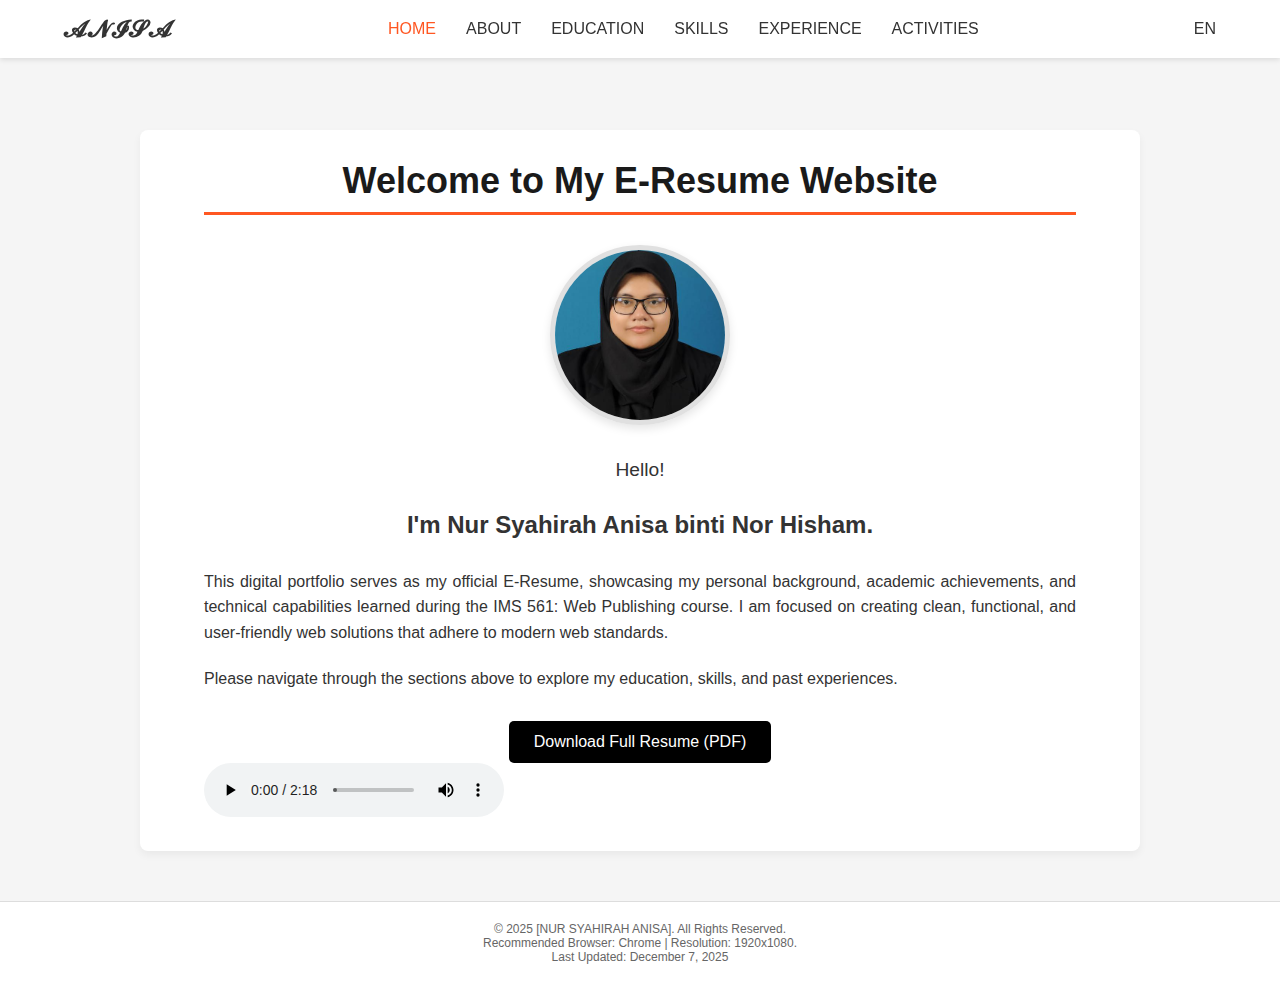
<file: index.html>
<!DOCTYPE html>
<html lang="en">
<head>
    <meta charset="UTF-8">
    <meta name="viewport" content="width=device-width, initial-scale=1.0">
    <title>HOME</title>
    <link rel="stylesheet" href="style.css">
</head>
<body>

    <header class="main-header">
        <div class="logo">𝓐𝓝𝓘𝓢𝓐</div>
        <nav class="main-nav">
            <ul>
                <li><a href="index.html" class="active">HOME</a></li>
                <li><a href="about.html">ABOUT</a></li>
                <li><a href="education.html">EDUCATION</a></li>
                <li><a href="skills.html">SKILLS</a></li>
                <li><a href="experience.html">EXPERIENCE</a></li>
                <li><a href="activities.html">ACTIVITIES</a></li>
            </ul>
        </nav>
        <div class="language-select">EN</div>
    </header>

    <main class="main-content-area">
        <h1><center>Welcome to My E-Resume Website</center></h1>
        
        <div style="text-align: center; margin-bottom: 30px;">
            <img src="ANISA.jpg" alt="Professional portrait of Syahirah Anisa" class="profile-photo" style="width: 180px; height: 180px;">
        </div>

        <p class="greeting" style="font-size: 1.2em; text-align: center;">Hello!</p>
        <h2 style="text-align: center; margin-bottom: 30px;">I'm Nur Syahirah Anisa binti Nor Hisham.</h2>
        
        <p class="description" style="text-align: justify;">
            This digital portfolio serves as my official E-Resume, showcasing my personal background, academic achievements, and technical capabilities learned during the IMS 561: Web Publishing course. I am focused on creating clean, functional, and user-friendly web solutions that adhere to modern web standards.
        </p>
        
        <p style="text-align: justify;">
            Please navigate through the sections above to explore my education, skills, and past experiences.
        </p>

        <div style="text-align: center; margin-top: 30px;">
            <a href="resume.pdf" target="_blank" class="download-btn">Download Full Resume (PDF)</a>
        </div>
           <div>
    <audio controls loop>
        <source src="bgc.m4a" type="audio/mpeg"> 
    </audio>
</div>
    </main>
    
    <footer class="site-footer">
        <div class="disclaimer">
            <p>&copy; 2025 [NUR  SYAHIRAH ANISA]. All Rights Reserved.</p>
            <p>Recommended Browser: Chrome | Resolution: 1920x1080.</p>
            <p>Last Updated: December 7, 2025</p>
        </div>
    </footer>

</body>
</html>
</file>
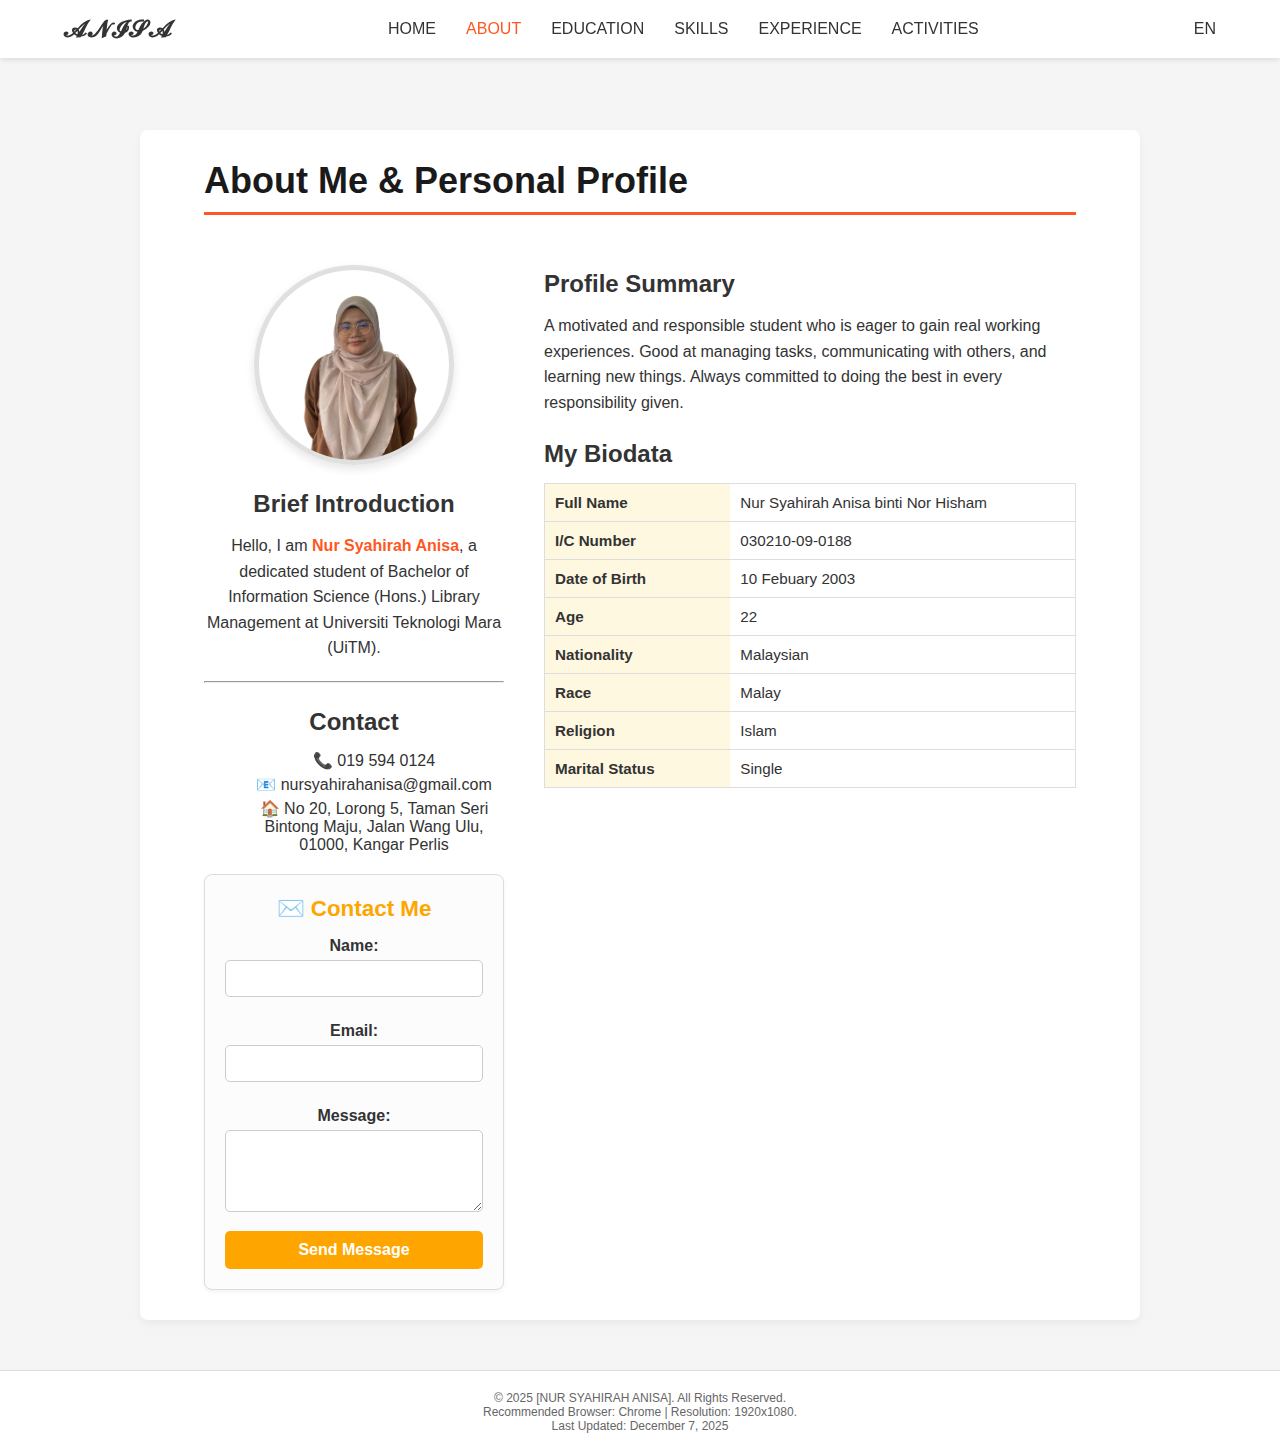
<file: about.html>
<!DOCTYPE html>
<html lang="en">
<head>
    <meta charset="UTF-8">
    <meta name="viewport" content="width=device-width, initial-scale=1.0">
    <title>ABOUT ME</title>
    <link rel="stylesheet" href="style.css">

    <style>
        :root {
            --accent-color: orange; 
            --light-background: #fff8e1; 
            --dark-text: #333;
        }

        .contact-form-box {
            margin-top: 20px;
            padding: 20px;
            border: 1px solid #ddd;
            border-radius: 8px;
            background-color: #fcfcfc;
            box-shadow: 0 2px 4px rgba(0, 0, 0, 0.05);
        }

        .contact-form-box h3 {
            color: var(--accent-color, orange);
            margin-bottom: 15px;
            text-align: center;
            font-size: 1.4em;
        }

        .contact-form label {
            display: block;
            margin-top: 10px;
            margin-bottom: 5px;
            font-weight: 600;
            color: var(--dark-text, #333);
        }

        .contact-form input[type="text"],
        .contact-form input[type="email"],
        .contact-form select,
        .contact-form textarea {
            width: 100%;
            padding: 10px;
            margin-bottom: 15px;
            border: 1px solid #ccc;
            border-radius: 5px;
            box-sizing: border-box;
        }

        .contact-form textarea {
            resize: vertical;
        }

        .submit-button {
            background-color: var(--accent-color, orange);
            color: white;
            padding: 10px 15px;
            border: none;
            border-radius: 5px;
            cursor: pointer;
            font-size: 1em;
            font-weight: 600;
            transition: background-color 0.3s;
            width: 100%;
        }

        .submit-button:hover {
            background-color: #ff8c00;
        }

        .biodata-table {
            width: 100%;
            border-collapse: collapse;
            margin-top: 15px;
            font-size: 0.95em;
        }

        .biodata-table th, .biodata-table td {
            padding: 10px;
            text-align: left;
            border-bottom: 1px solid #ddd;
        }

        .biodata-table th {
            background-color: var(--light-background, #fff8e1); 
            color: var(--dark-text, #333);
            width: 35%; 
            font-weight: 700;
        }

        .biodata-table tr:hover {
            background-color: #ffe0b2; 
        }
    </style>
</head>
<body>

    <header class="main-header">
        <div class="logo">𝓐𝓝𝓘𝓢𝓐</div>
        <nav class="main-nav">
            <ul>
                <li><a href="index.html">HOME</a></li>
                <li><a href="about.html"class="active">ABOUT</a></li>
                <li><a href="education.html">EDUCATION</a></li>
                <li><a href="skills.html">SKILLS</a></li>
                <li><a href="experience.html">EXPERIENCE</a></li>
                <li><a href="activities.html">ACTIVITIES</a></li> 
            </ul>
        </nav>
        <div class="language-select">EN</div>
    </header>

    <main class="main-content-area">
        <h1>About Me & Personal Profile</h1>
        
        <div class="about-flex">
            
            <div class="flex-left">
                <img src="anisa.png" alt="A professional portrait of Nur Syahirah Anisa" class="profile-photo">
                
                <h2>Brief Introduction</h2>
                <p>
                    Hello, I am <span class="highlight-text">Nur Syahirah Anisa</span>, a dedicated student of Bachelor of Information Science (Hons.) Library Management at Universiti Teknologi Mara (UiTM).
                </p> 

                <hr>

                <h2>Contact</h2>
                <ul style="list-style-type: none; padding: 0;">
                    <li style="margin-bottom: 5px;">📞 019 594 0124</li>
                    <li style="margin-bottom: 5px;">📧 nursyahirahanisa@gmail.com</li>
                    <li>🏠 No 20, Lorong 5, Taman Seri Bintong Maju, Jalan Wang Ulu, 01000, Kangar Perlis</li>
                </ul>

                <div class="contact-form-box"> 
                    <h3>✉️ Contact Me</h3>
                    <form action="mailto:nursyahirahanisa@gmail.com" method="POST" enctype="text/plain" class="contact-form">
                        <label for="name">Name:</label>
                        <input type="text" id="name" name="name" required>
                        
                        <label for="email">Email:</label>
                        <input type="email" id="email" name="email" required>
                        
                        <label for="message">Message:</label>
                        <textarea id="message" name="message" rows="4" required></textarea>
                        
                        <button type="submit" class="submit-button">Send Message</button>
                    </form>
                </div>
            </div>
            
            <div class="flex-right">
                
                <h2>Profile Summary</h2>
                <p>
                    A motivated and responsible student who is eager to gain real working experiences. Good at managing tasks, communicating with others, and learning new things. Always committed to doing the best in every responsibility given.
                </p>

                <h2>My Biodata</h2>
                <table class="biodata-table">
                    <tr>
                        <th>Full Name</th>
                        <td>Nur Syahirah Anisa binti Nor Hisham</td>
                    </tr>
                    <tr>
                        <th>I/C Number</th>
                        <td>030210-09-0188</td>
                    </tr>
                    <tr>
                        <th>Date of Birth</th>
                        <td>10 Febuary 2003</td>
                    </tr>
                    <tr>
                        <th>Age</th>
                        <td>22</td>
                    </tr>
                    <tr>
                        <th>Nationality</th>
                        <td>Malaysian</td>
                    </tr>
                    <tr>
                        <th>Race</th>
                        <td>Malay</td>
                    </tr>
                    <tr>
                        <th>Religion</th>
                        <td>Islam</td>
                    </tr>
                    <tr>
                        <th>Marital Status</th>
                        <td>Single</td>
                    </tr>
                </table>
            </div>
        </div>
        
    </main>

    <footer class="site-footer">
        <div class="disclaimer">
            <p>&copy; 2025 [NUR SYAHIRAH ANISA]. All Rights Reserved.</p>
            <p>Recommended Browser: Chrome | Resolution: 1920x1080.</p>
            <p>Last Updated: December 7, 2025</p>
        </div>
    </footer>

</body>
</html>
</file>
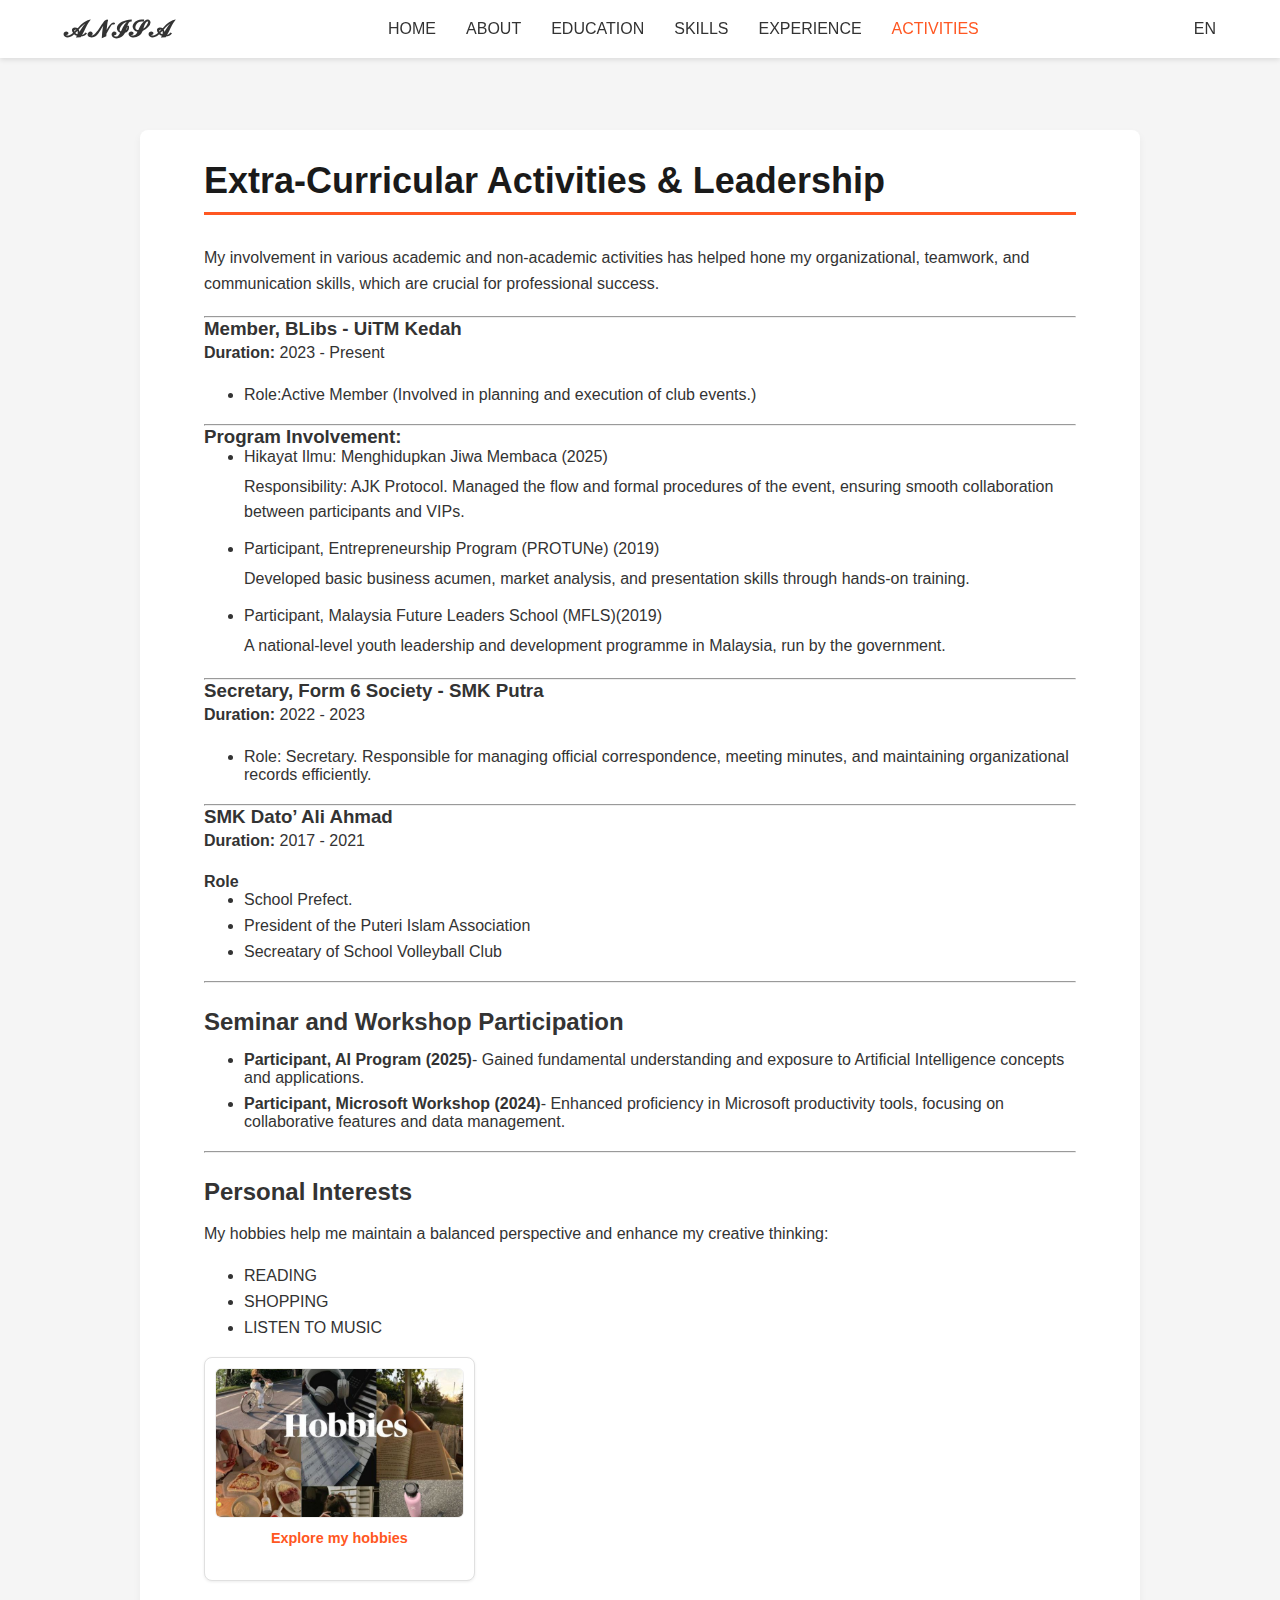
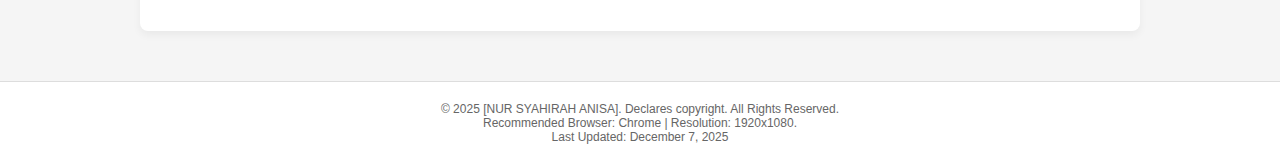
<file: activities.html>
<!DOCTYPE html>
<html lang="en">
<head>
    <meta charset="UTF-8">
    <meta name="viewport" content="width=device-width, initial-scale=1.0">
    <title>ACTIVITIES</title>
    <link rel="stylesheet" href="style.css">
</head>
<body>

    <header class="main-header">
        <div class="logo">𝓐𝓝𝓘𝓢𝓐</div>
        <nav class="main-nav">
            <ul>
                <li><a href="index.html">HOME</a></li>
                <li><a href="about.html">ABOUT</a></li>
                <li><a href="education.html">EDUCATION</a></li>
                <li><a href="skills.html">SKILLS</a></li>
                <li><a href="experience.html">EXPERIENCE</a></li>
                <li><a href="activities.html" class="active">ACTIVITIES</a></li>
            </ul>
        </nav>
        <div class="language-select">EN</div>
    </header>

     <main class="main-content-area">
        <h1>Extra-Curricular Activities & Leadership</h1>
        
        <p>
            My involvement in various academic and non-academic activities has helped hone my organizational, teamwork, and communication skills, which are crucial for professional success.
        </p>

        <hr>
        
        <h3>Member, BLibs - UiTM Kedah</h3>
        <p>
            <b>Duration:</b> 2023 - Present
            <br>
            <ul>
            <li>Role:Active Member (Involved in planning and execution of club events.)</li>
            </ul>
        </p>
        
        <hr>

         <h3>Program Involvement:</h3>
         <ul>
             <li>Hikayat Ilmu: Menghidupkan Jiwa Membaca (2025)</li>
             <p style="margin-top: 5px; margin-bottom: 15px;">Responsibility: AJK Protocol. Managed the flow and formal procedures of the event, ensuring smooth collaboration between participants and VIPs.</p>
             <li>Participant, Entrepreneurship Program (PROTUNe) (2019)</li>
             <p style="margin-top: 5px; margin-bottom: 15px;">Developed basic business acumen, market analysis, and presentation skills through hands-on training.</p>
            <li>Participant, Malaysia Future Leaders School (MFLS)(2019)</li>
             <p style="margin-top: 5px; margin-bottom: 15px;">A national-level youth leadership and development programme in Malaysia, run by the government.</p>
        </ul>
        
        </ul>
        </div>
        
        <hr>
        
        <h3>Secretary, Form 6 Society - SMK Putra</h3>
        <p>
            <b>Duration:</b> 2022 - 2023
            <br>
            <ul>
           <li>Role: Secretary. Responsible for managing official correspondence, meeting minutes, and maintaining organizational records efficiently.</li>
            </ul>
        </p>

        <hr>

        <h3>SMK Dato’ Ali Ahmad</h3>
        <p>
            <b>Duration:</b> 2017 - 2021
            <h4>Role</h4>
            <ul>
            <li>School Prefect.</li>
            <li>President of the Puteri Islam Association</li>
            <li>Secreatary of School Volleyball Club</li>
            </ul>
        </p>
        
        <hr>

        <h2>Seminar and Workshop Participation</h2>

        <ul>
            <li><b>Participant, AI Program (2025)</b>- Gained fundamental understanding and exposure to Artificial Intelligence concepts and applications.</li>
            <li><b>Participant, Microsoft Workshop (2024)</b>- Enhanced proficiency in Microsoft productivity tools, focusing on collaborative features and data management.</li>
        </ul>

        <hr>
        
        <h2>Personal Interests</h2>
        <p>
            My hobbies help me maintain a balanced perspective and enhance my creative thinking:
        </p>
        <ul>
            <li>READING</li>
            <li>SHOPPING</li>
            <li>LISTEN TO MUSIC</li>
        </ul>
        <div class="gallery-container">
        
        <div class="gallery-item">
            <img src="hb.jpg" alt="my Hobbies" class="gallery-image">
            <p style="font-size: 0.9em; margin-top: 5px;"><a href="hobby.html" target="_blank" class="highlight-text">Explore my hobbies</a></p>
        </div>
        
    </main>

    <footer class="site-footer">
        <div class="disclaimer">
            <p>&copy; 2025 [NUR SYAHIRAH ANISA]. Declares copyright. All Rights Reserved.</p>
            <p>Recommended Browser: Chrome | Resolution: 1920x1080.</p>
            <p>Last Updated: December 7, 2025</p>
        </div>
    </footer>

</body>
</html>
</file>
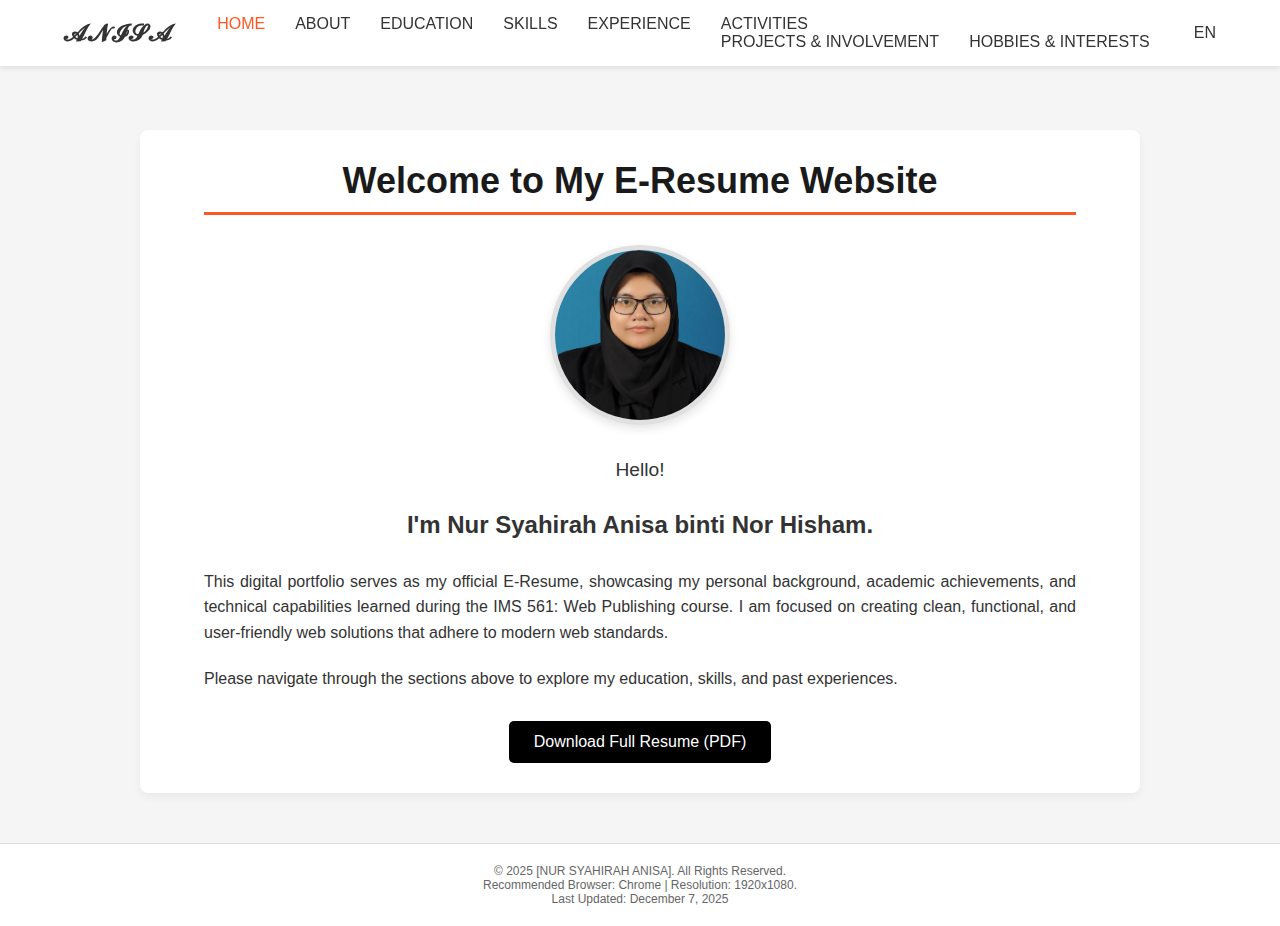
<file: contoh.html>
<!DOCTYPE html>
<html lang="en">
<head>
    <meta charset="UTF-8">
    <meta name="viewport" content="width=device-width, initial-scale=1.0">
    <title>HOME</title>
    <link rel="stylesheet" href="style.css">
    </head>
<body>

    <header class="main-header">
        <div class="logo">𝓐𝓝𝓘𝓢𝓐</div>
        <nav class="main-nav">
            <ul>
                <li><a href="index.html" class="active">HOME</a></li>
                <li><a href="about.html">ABOUT</a></li>
                <li><a href="education.html">EDUCATION</a></li>
                <li><a href="skills.html">SKILLS</a></li>
                <li><a href="experience.html">EXPERIENCE</a></li>
                
                <li class="dropdown-menu">
                    <a href="activities.html">ACTIVITIES</a> 
                    
                    <ul class="dropdown-content">
                        <li><a href="activities.html">PROJECTS & INVOLVEMENT</a></li>
                        <li><a href="hobbies.html">HOBBIES & INTERESTS</a></li>
                    </ul>
                </li>
                </ul>
        </nav>
        <div class="language-select">EN</div>
    </header>

    <main class="main-content-area">
        <h1><center>Welcome to My E-Resume Website</center></h1>
        
        <div style="text-align: center; margin-bottom: 30px;">
            <img src="ANISA.jpg" alt="Professional portrait of Syahirah Anisa" class="profile-photo" style="width: 180px; height: 180px;">
        </div>

        <p class="greeting" style="font-size: 1.2em; text-align: center;">Hello!</p>
        <h2 style="text-align: center; margin-bottom: 30px;">I'm Nur Syahirah Anisa binti Nor Hisham.</h2>
        
        <p class="description" style="text-align: justify;">
            This digital portfolio serves as my official E-Resume, showcasing my personal background, academic achievements, and technical capabilities learned during the IMS 561: Web Publishing course. I am focused on creating clean, functional, and user-friendly web solutions that adhere to modern web standards.
        </p>
        
        <p style="text-align: justify;">
            Please navigate through the sections above to explore my education, skills, and past experiences.
        </p>

        <div style="text-align: center; margin-top: 30px;">
            <a href="resume.pdf" target="_blank" class="download-btn">Download Full Resume (PDF)</a>
        </div>
        
    </main>
    
    <footer class="site-footer">
        <div class="disclaimer">
            <p>&copy; 2025 [NUR SYAHIRAH ANISA]. All Rights Reserved.</p>
            <p>Recommended Browser: Chrome | Resolution: 1920x1080.</p>
            <p>Last Updated: December 7, 2025</p>
        </div>
    </footer>

</body>
</html>
</file>
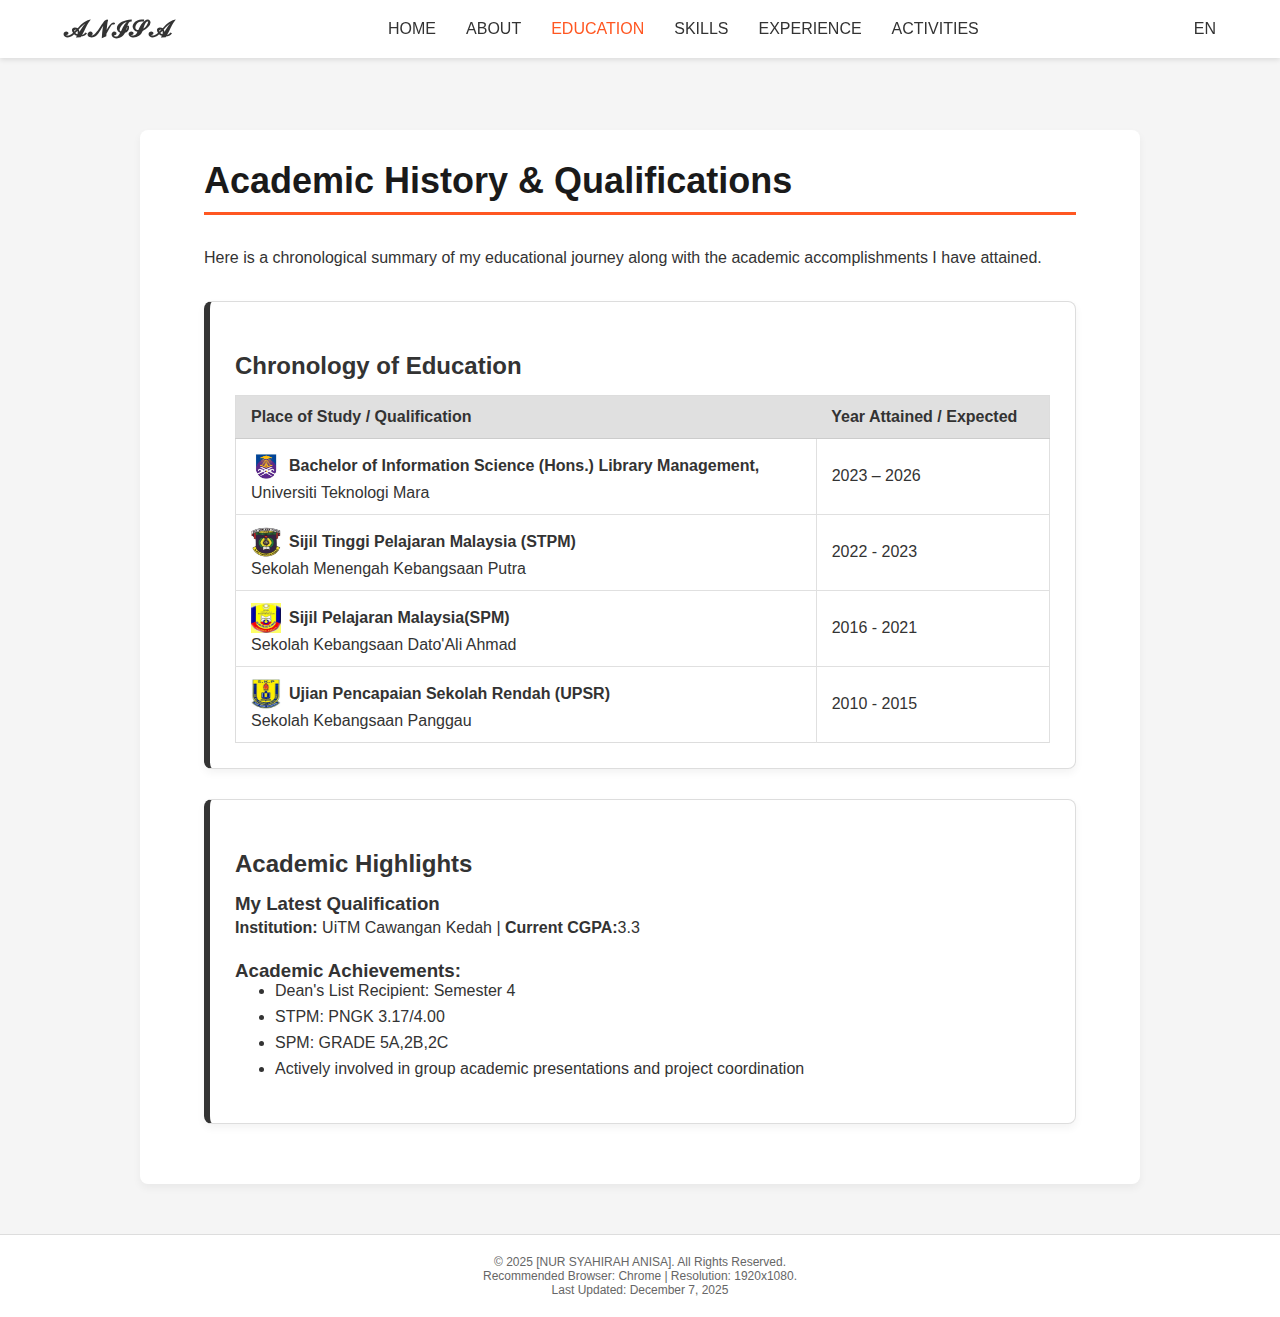
<file: education.html>
<!DOCTYPE html>
<html lang="en">
<head>
    <meta charset="UTF-8">
    <meta name="viewport" content="width=device-width, initial-scale=1.0">
    <title>EDUCATION</title>
    <link rel="stylesheet" href="style.css">
</head>
<body>

    <header class="main-header">
        <div class="logo">𝓐𝓝𝓘𝓢𝓐</div>
        <nav class="main-nav">
            <ul>
                <li><a href="index.html">HOME</a></li>
                <li><a href="about.html">ABOUT</a></li>
                <li><a href="education.html" class="active">EDUCATION</a></li>
                <li><a href="skills.html">SKILLS</a></li>
                <li><a href="experience.html">EXPERIENCE</a></li>
                <li><a href="activities.html">ACTIVITIES</a></li>
            </ul>
        </nav>
        <div class="language-select">EN</div>
    </header>

    <main class="main-content-area">
    <h1>Academic History & Qualifications</h1>
    
    <p>
       Here is a chronological summary of my educational journey along with the academic accomplishments I have attained.    </p>
    
    <div class="education-box">
        <h2>Chronology of Education</h2>
        
        <table>
            <thead>
                <tr>
                    <th>Place of Study / Qualification</th>
                    <th>Year Attained / Expected</th>
                </tr>
            </thead>
            <tbody>
                 <tr>
                    <td><a href="https://kedah.uitm.edu.my"target="_blank"><img src="uitm.jpeg" alt="UiTM Logo" class="inst-logo"><b>Bachelor of Information Science (Hons.) Library Management,</b><br> Universiti Teknologi Mara</a></td>
                    <td>2023 – 2026</td>
                </tr>
                <tr>
                    <td><a href="https://web.facebook.com/p/Sek-Men-Keb-Putra-Kangar-100057561754746/?_rdc=1&_rdr#"target="_blank"><img src="putra.jpeg" alt="putra Logo" class="inst-logo"><b>Sijil Tinggi Pelajaran Malaysia (STPM)</b><br>Sekolah Menengah Kebangsaan Putra</a></td>
                    <td>2022 - 2023</td>
                </tr>
                <tr>
                    <td><a href="https://web.facebook.com/p/SMK-Dato-Ali-Ahmad-Perlis-100063592481467/?_rdc=1&_rdr#"target="_blank"><img src="smkdaa.jpg" alt="smkdaa Logo" class="inst-logo"><b>Sijil Pelajaran Malaysia(SPM)</b><br>Sekolah Kebangsaan Dato'Ali Ahmad</a></td>
                    <td>2016 - 2021</td>
                </tr>
                <tr>
                    <td><a href="https://web.facebook.com/p/SK-Panggau-100063593860046/?_rdc=1&_rdr#"target="_blank"><img src="skp.jpg" alt="skp Logo" class="inst-logo"><b>Ujian Pencapaian Sekolah Rendah (UPSR)</b><br> Sekolah Kebangsaan Panggau</a></td>
                    <td>2010 - 2015</td>
                </tr>
            </tbody>
        </table>
    </div>
    
    <div class="education-box">
        <h2> Academic Highlights</h2>
        
        <h3>My Latest Qualification</h3>
        <p>
            <b>Institution:</b> UiTM Cawangan Kedah | <b>Current CGPA:</b>3.3
        </p>
        
        <h3>Academic Achievements:</h3>
        <ul>
            <li>Dean's List Recipient: Semester 4</li>
            <li>STPM: PNGK 3.17/4.00</li>
            <li>SPM: GRADE 5A,2B,2C</li>
            <li>Actively involved in group academic presentations and project coordination</li>
        </ul>
    </div>
    
</main>

    <footer class="site-footer">
        <div class="disclaimer">
            <p>&copy; 2025 [NUR SYAHIRAH ANISA]. All Rights Reserved.</p>
            <p>Recommended Browser: Chrome | Resolution: 1920x1080.</p>
            <p>Last Updated: December 7, 2025</p>
        </div>
    </footer>

</body>

</html>
</file>
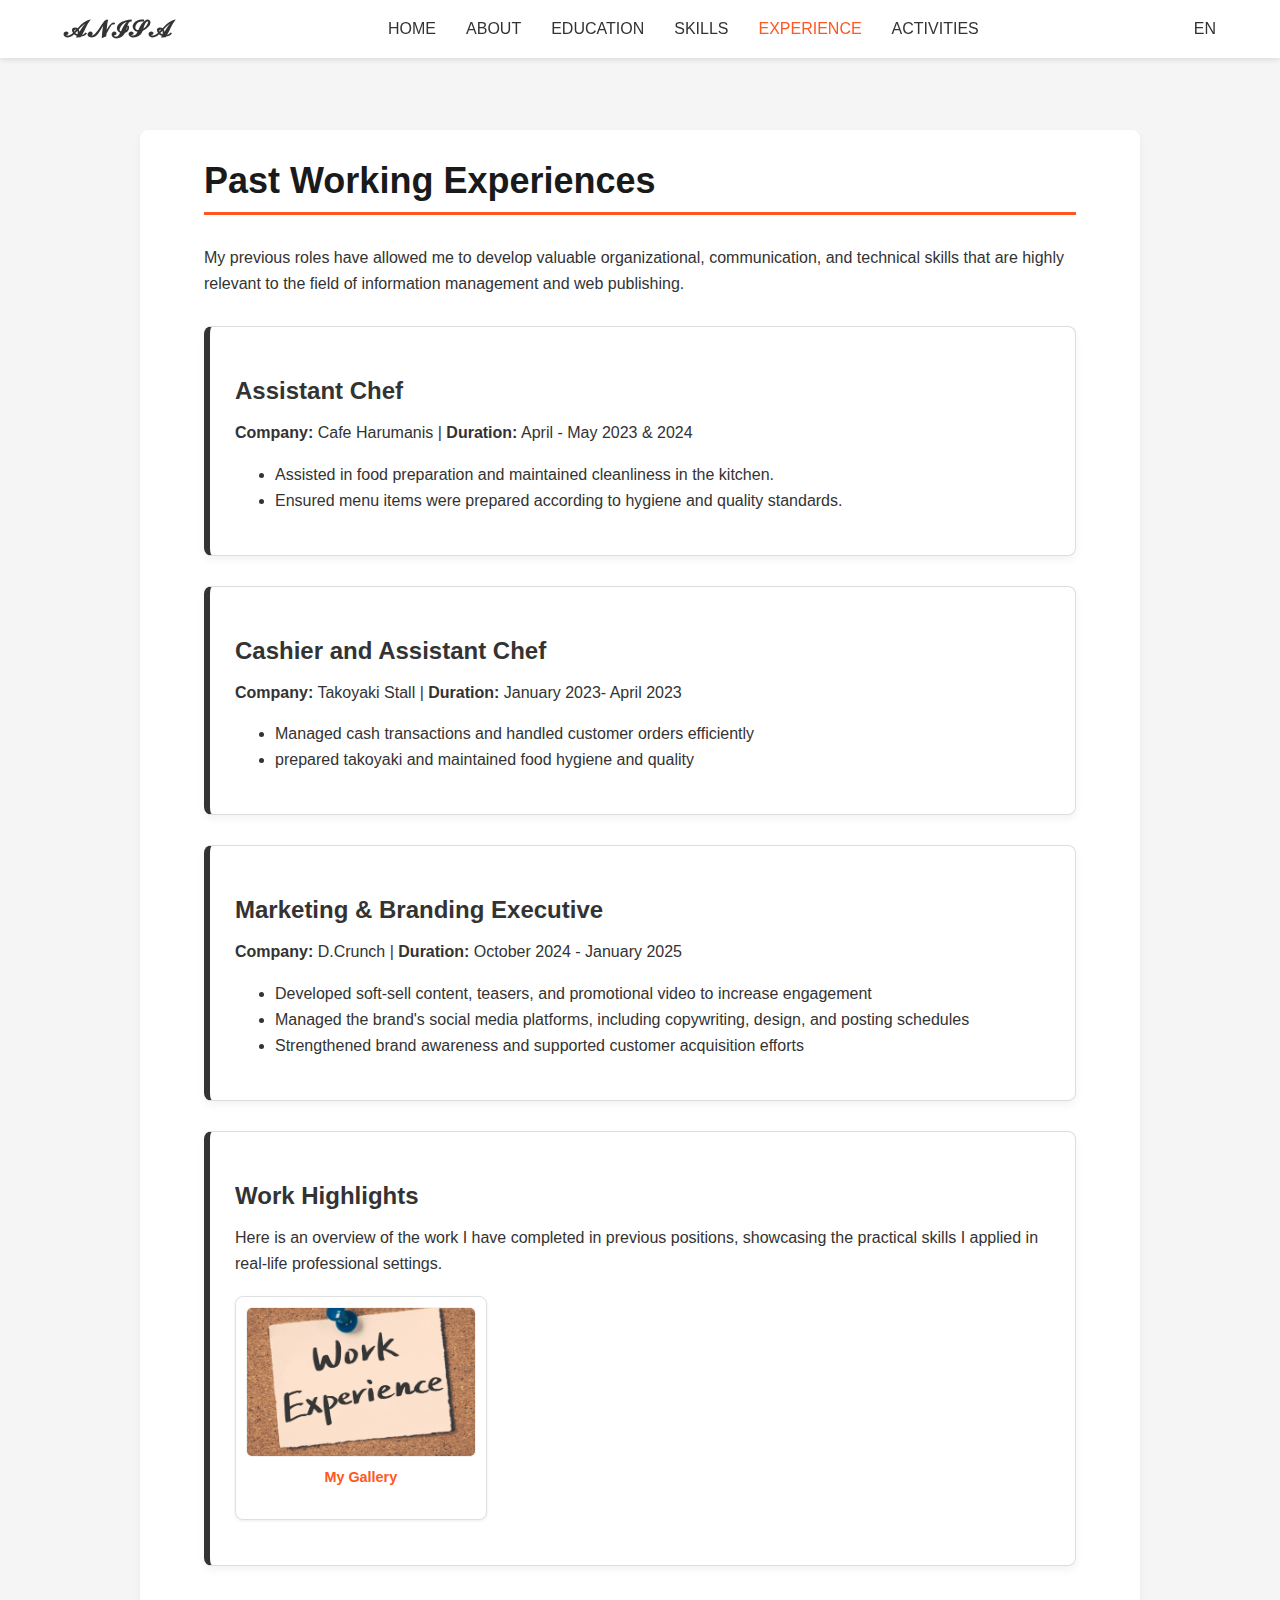
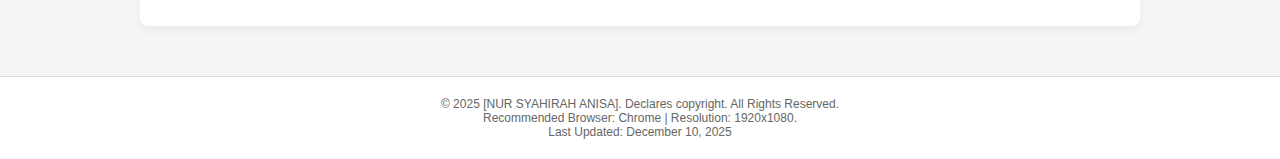
<file: experience.html>
<!DOCTYPE html>
<html lang="en">
<head>
    <meta charset="UTF-8">
    <meta name="viewport" content="width=device-width, initial-scale=1.0">
    <title>EXPERIENCE</title>
    <link rel="stylesheet" href="style.css">
</head>
<body>

    <header class="main-header">
        <div class="logo">𝓐𝓝𝓘𝓢𝓐</div>
        <nav class="main-nav">
            <ul>
                <li><a href="index.html">HOME</a></li>
                <li><a href="about.html">ABOUT</a></li>
                <li><a href="education.html">EDUCATION</a></li>
                <li><a href="skills.html">SKILLS</a></li>
                <li><a href="experience.html" class="active">EXPERIENCE</a></li>
                <li><a href="activities.html">ACTIVITIES</a></li>
            </ul>
        </nav>
        <div class="language-select">EN</div>
    </header>

    <main class="main-content-area">
        <h1>Past Working Experiences</h1>
        
        <p>
            My previous roles have allowed me to develop valuable organizational, communication, and technical skills that are highly relevant to the field of information management and web publishing.
        </p>
      <div class="education-box"> 
        <h2>Assistant Chef</h2>
        <p>
            <strong>Company:</strong> Cafe Harumanis | 
            <strong>Duration:</strong> April - May 2023 & 2024
        </p>
        
        <ul>
            <li>Assisted in food preparation and maintained cleanliness in the kitchen.</li>
            <li>Ensured menu items were prepared according to hygiene and quality standards.</li>
        </ul>
      </div>

      <div class="education-box"> 
        <h2>Cashier and Assistant Chef</h2>
        <p>
            <strong>Company:</strong> Takoyaki Stall | 
            <strong>Duration:</strong> January 2023- April 2023
        </p>
        
        <ul>
            <li>Managed cash transactions and handled customer orders efficiently</li>
            <li>prepared takoyaki and maintained food hygiene and quality</li>
        </ul>
        </div>

        <div class="education-box"> 
        <h2>Marketing & Branding Executive</h2>
        <p>
            <strong>Company:</strong> D.Crunch | 
            <strong>Duration:</strong> October 2024 - January 2025
        </p>
        
        <ul>
            <li>Developed soft-sell content, teasers, and promotional video to increase engagement</li>
            <li>Managed the brand's social media platforms, including copywriting, design, and posting schedules</li>
            <li>Strengthened brand awareness and supported customer acquisition efforts</li>
        </ul>
        </div>

      <div id="work-gallery" class="education-box">
    <h2>Work Highlights</h2>
    <p>Here is an overview of the work I have completed in previous positions, showcasing the practical skills I applied in real-life professional settings.</p>
    
    <div class="gallery-container">
        
        <div class="gallery-item">
            <img src="ex1.jpg" alt="job experience" class="gallery-image">
            <p style="font-size: 0.9em; margin-top: 5px;"><a href="gallery.html" target="_blank" class="highlight-text">My Gallery</a></p>
        </div>

    
</div>

    </main>

    <footer class="site-footer">
        <div class="disclaimer">
            <p>&copy; 2025 [NUR SYAHIRAH ANISA]. Declares copyright. All Rights Reserved.</p>
            <p>Recommended Browser: Chrome | Resolution: 1920x1080.</p>
            <p>Last Updated: December 10, 2025</p>
        </div>
    </footer>

</body>

</html>
</file>
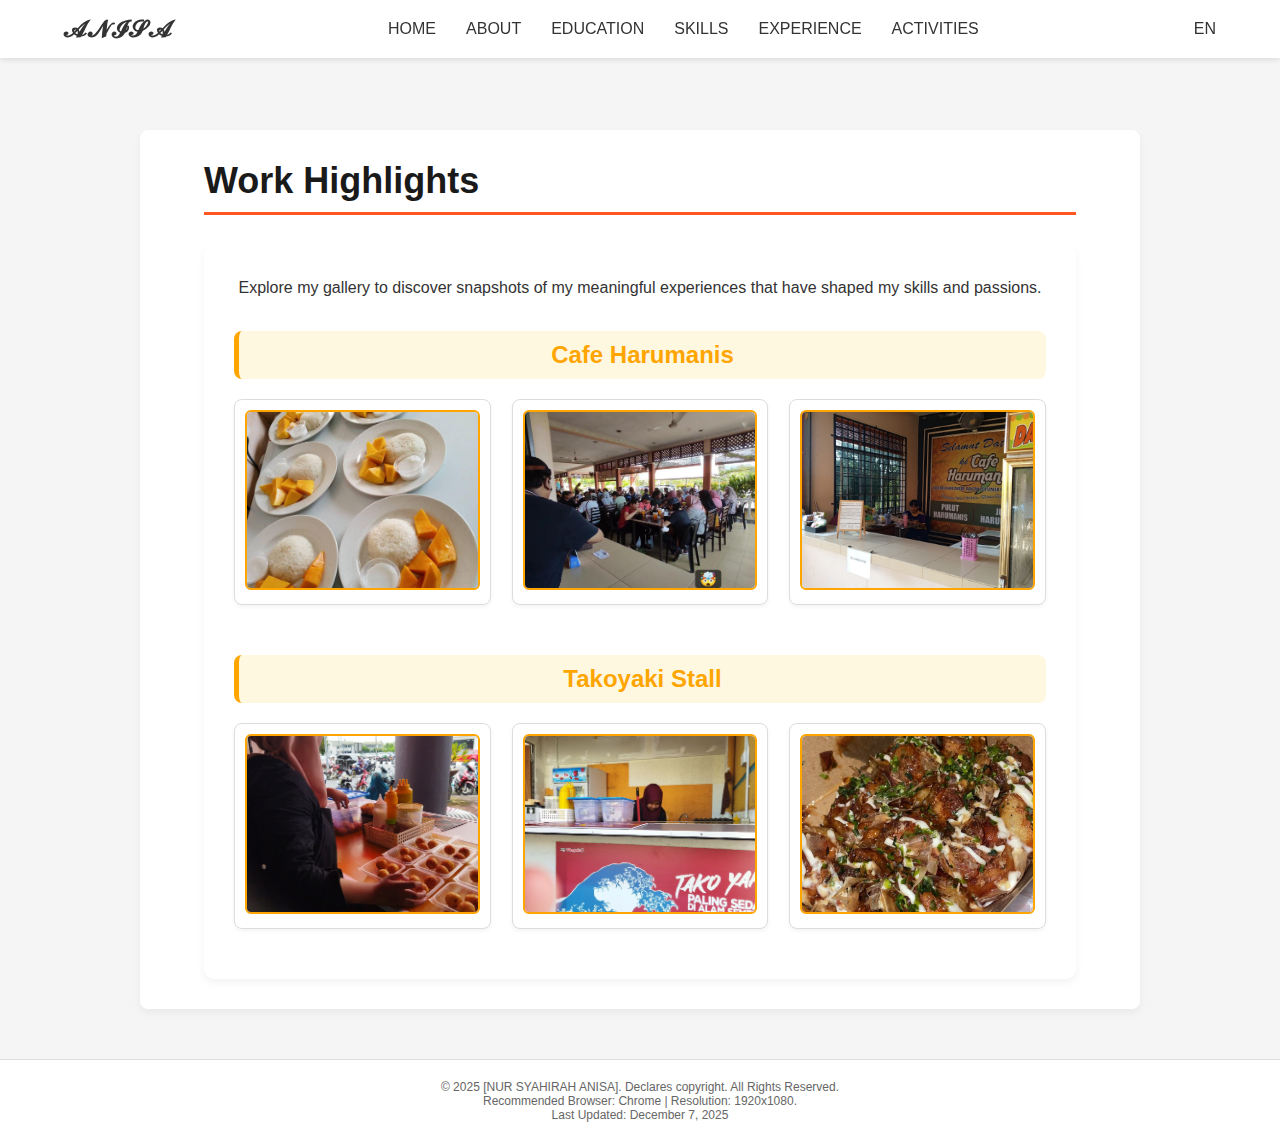
<file: gallery.html>
<!DOCTYPE html>
<html lang="en">
<head>
    <meta charset="UTF-8">
    <meta name="viewport" content="width=device-width, initial-scale=1.0">
    <title>GALLERY</title>
    <link rel="stylesheet" href="style.css"> 
    
    <style>
        :root {
            --accent-color: orange; 
            --light-background: #fff8e1; 
            --dark-text: #333;
        }

        .gallery-main-container {
            background-color: #ffffff; 
            padding: 30px;
            margin-top: 20px;
            border-radius: 10px;
            box-shadow: 0 4px 8px rgba(0, 0, 0, 0.05);
        }
        
        .gallery-main-container h1, .gallery-main-container h2 {
            color: var(--dark-text);
            text-align: center;
        }

        .gallery-section h2 {
            text-align: center;
            color: var(--accent-color); 
            background-color: var(--light-background); 
            padding: 10px;
            border-radius: 8px;
            margin-top: 30px;
            margin-bottom: 20px;
            border-left: 5px solid var(--accent-color);
        }
        
        .image-container {
            display: flex;
            justify-content: space-between;
            flex-wrap: wrap;
            gap: 20px; 
        }

        .image-item {
            flex: 0 0 calc(33.33% - 14px); 
            max-width: calc(33.33% - 14px); 
            text-align: center;
            margin-bottom: 20px;
    
            border: 1px solid #ddd;
            border-radius: 8px;
            padding: 10px;
            box-shadow: 0 2px 4px rgba(0, 0, 0, 0.05);
            background-color: #fff;
        }

        .image-item img, .image-item video {
            width: 100%;
            height: 180px; 
            object-fit: cover;
            border-radius: 6px;
            border: 2px solid var(--accent-color);
            transition: transform 0.2s;
        }

        .image-item img:hover {
            transform: scale(1.03);
            opacity: 0.9;
        }

        @media (max-width: 768px) {
            .image-item {
                flex: 0 0 calc(50% - 10px);
                max-width: calc(50% - 10px);
            }
        }

        @media (max-width: 480px) {
            .image-item {
                flex: 0 0 100%;
                max-width: 100%;
            }
            .gallery-container {
                gap: 10px;
            }
        }
    </style>
</head>
<body>

    <header class="main-header">
        <div class="logo">𝓐𝓝𝓘𝓢𝓐</div>
        <nav class="main-nav">
            <ul>
                <li><a href="index.html">HOME</a></li>
                <li><a href="about.html">ABOUT</a></li>
                <li><a href="education.html">EDUCATION</a></li>
                <li><a href="skills.html">SKILLS</a></li>
                <li><a href="experience.html">EXPERIENCE</a></li>
                <li><a href="activities.html">ACTIVITIES</a></li>
            </ul>
        </nav>
        <div class="language-select">EN</div>
    </header>

    <main class="main-content-area">
        <h1>Work Highlights</h1>
        
        <div class="gallery-main-container">
            <p style="text-align: center; margin-bottom: 30px;">Explore my gallery to discover snapshots of my meaningful experiences that have shaped my skills and passions.</p>

            <div class="gallery-section" id="work-proof">
                <h2>Cafe Harumanis</h2>
                <div class="image-container">
                    
                    <div class="image-item">
                        <img src="p1.jpg" alt="Cafe Harumanis Work Photo">
                    </div>

                    <div class="image-item">
                        <img src="p2.jpg" alt="Takoyaki Stall Operation">
                    </div>

                    <div class="image-item">
                        <img src="p3.jpg" alt="Takoyaki Stall Operation">
                    </div>

            </div>

            <div class="gallery-section" id="digital-skills">
                <h2>Takoyaki Stall</h2>
                <div class="image-container">
                    
                    <div class="image-item">
                        <img src="t1.jpg" alt="Proof of Image Editing Work">
                    </div>
                    
                    <div class="image-item">
                        <img src="t2.jpg" alt="Web Design Layout Sketch">
                    </div>
                    
                    <div class="image-item">
                        <img src="t3.jpg" alt="Web Design Layout Sketch">
                    </div>
                
                </div>
            </div>
            
        </div>
        
    </main>

    <footer class="site-footer">
        <div class="disclaimer">
            <p>&copy; 2025 [NUR SYAHIRAH ANISA]. Declares copyright. All Rights Reserved.</p>
            <p>Recommended Browser: Chrome | Resolution: 1920x1080.</p>
            <p>Last Updated: December 7, 2025</p>
        </div>
    </footer>

</body>
</html>
</file>
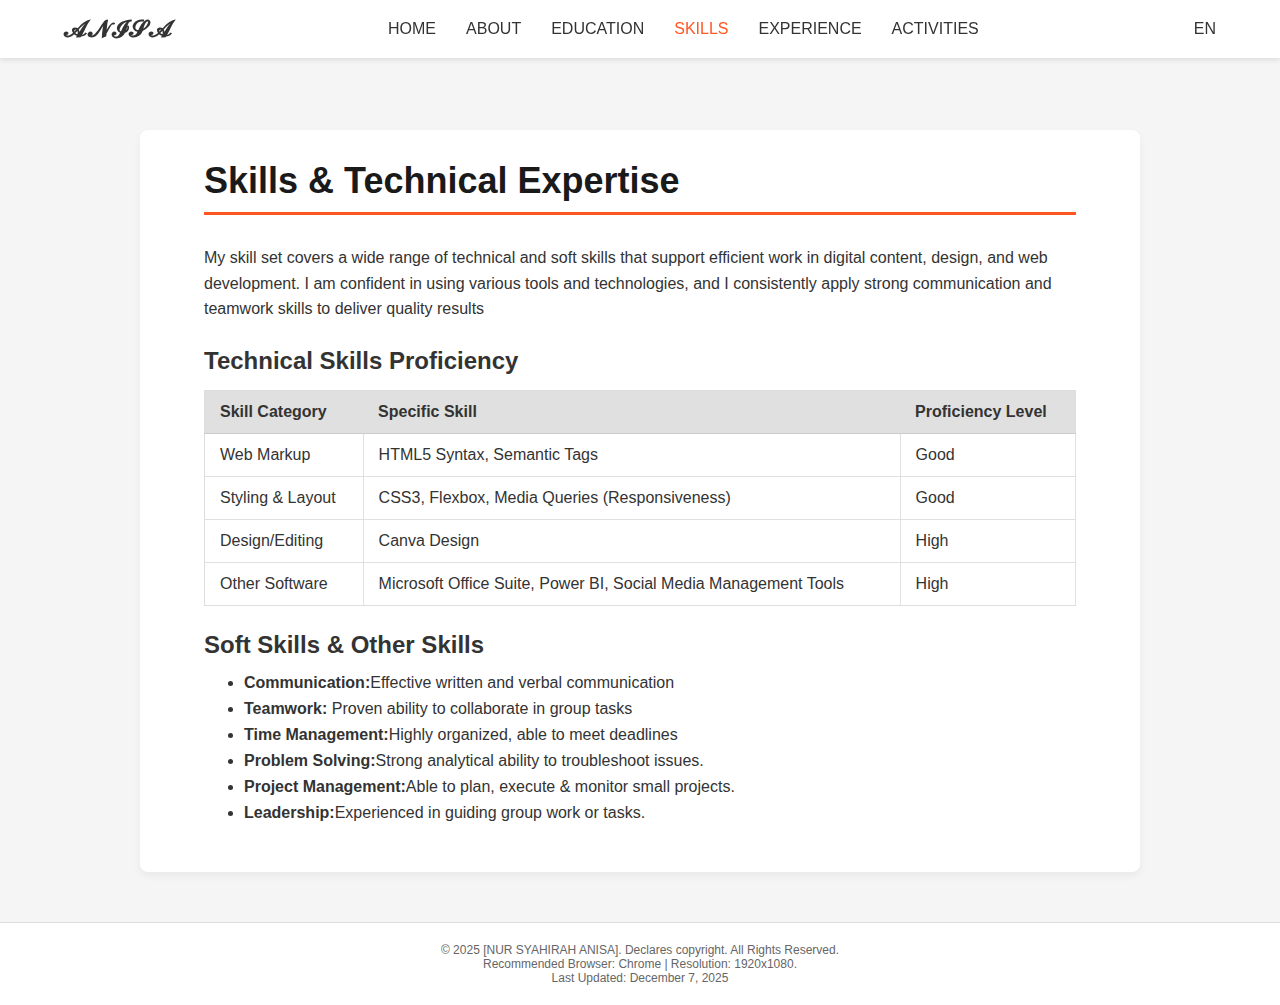
<file: skills.html>
<!DOCTYPE html>
<html lang="en">
<head>
    <meta charset="UTF-8">
    <meta name="viewport" content="width=device-width, initial-scale=1.0">
    <title>SKILLS</title>
    <link rel="stylesheet" href="style.css">
</head>
<body>

    <header class="main-header">
        <div class="logo">𝓐𝓝𝓘𝓢𝓐</div>
        <nav class="main-nav">
            <ul>
                <li><a href="index.html">HOME</a></li>
                <li><a href="about.html">ABOUT</a></li>
                <li><a href="education.html">EDUCATION</a></li>
                <li><a href="skills.html" class="active">SKILLS</a></li>
                <li><a href="experience.html">EXPERIENCE</a></li>
                <li><a href="activities.html">ACTIVITIES</a></li>
            </ul>
        </nav>
        <div class="language-select">EN</div>
    </header>

    <main class="main-content-area">
        <h1>Skills & Technical Expertise</h1>
        
        <p>
            My skill set covers a wide range of technical and soft skills that support efficient work in digital content, design, and web development. I am confident in using various tools and technologies, and I consistently apply strong communication and teamwork skills to deliver quality results
        </p>

        <h2>Technical Skills Proficiency</h2>
        <table>
            <thead>
                <tr>
                    <th>Skill Category</th>
                    <th>Specific Skill</th>
                    <th>Proficiency Level</th>
                </tr>
            </thead>
            <tbody>
                <tr>
                    <td>Web Markup</td>
                    <td>HTML5 Syntax, Semantic Tags</td>
                    <td>Good</td>
                </tr>
                <tr>
                    <td>Styling & Layout</td>
                    <td>CSS3, Flexbox, Media Queries (Responsiveness)</td>
                    <td>Good</td>
                </tr>
                <tr>
                    <td>Design/Editing</td>
                    <td>Canva Design</td>
                    <td>High</td>
                </tr>
                <tr>
                    <td>Other Software</td>
                    <td>Microsoft Office Suite, Power BI, Social Media Management Tools</td>
                    <td>High</td>
                </tr>
            </tbody>
        </table>

        <h2>Soft Skills & Other Skills</h2>
        <ul>
            <li><b>Communication:</b>Effective written and verbal communication </li>
            <li><b>Teamwork:</b> Proven ability to collaborate in group tasks</li>
            <li><b>Time Management:</b>Highly organized, able to meet deadlines</li>
            <li><b>Problem Solving:</b>Strong analytical ability to troubleshoot issues.</li>
            <li><b>Project Management:</b>Able to plan, execute & monitor small projects.</li>
            <li><b>Leadership:</b>Experienced in guiding group work or tasks.</li>
        </ul>
    </main>

    <footer class="site-footer">
        <div class="disclaimer">
            <p>&copy; 2025 [NUR SYAHIRAH ANISA]. Declares copyright. All Rights Reserved.</p>
            <p>Recommended Browser: Chrome | Resolution: 1920x1080.</p>
            <p>Last Updated: December 7, 2025</p>
        </div>
    </footer>

</body>
</html>
</file>
<file: style.css>
* {
    margin: 0;
    padding: 0;
    box-sizing: border-box;
    font-family: sans-serif; 
}


html, body {
    overflow-x: hidden; 
}

body {
    background-color: #f5f5f5; 
    color: #333;
    padding-top: 80px; 
}

.inst-logo {
    width: 30px;        
    height: 30px;
    margin-right: 8px;  
    
    vertical-align: middle; 
}

table td img.inst-logo {
    margin-bottom: 3px; 
}

a {
    text-decoration: none;
    color: inherit;
}

ul {
    list-style: none;
}

.download-btn {
    background-color: #000;
    color: #fff;
    padding: 12px 25px;
    border-radius: 5px;
    display: inline-block;
    transition: background-color 0.3s;
}

.download-btn:hover {
    background-color: #333;
}

.main-header {
    display: flex;
    justify-content: space-between;
    align-items: center;
    padding: 15px 5%; 
    
    position: fixed;   
    top: 0;            
    width: 100%;       
    background-color: #fff; 
    z-index: 1000;     
    box-shadow: 0 2px 5px rgba(0, 0, 0, 0.1); 
}

.logo {
    font-size: 24px;
    font-weight: bold;
    letter-spacing: 1px;
}

.main-nav ul {
    display: flex;
}

.main-nav ul li a {
    margin: 0 15px;
    font-weight: 500;
    padding: 10px 0;
    transition: color 0.3s;
}

.main-nav ul li a:hover,
.main-nav ul li a.active {
    color: #ff5722; 
}

.main-content-area {
    max-width: 1000px;
    margin: 50px auto;
    padding: 30px 5%;
    background-color: #fff;
    border-radius: 8px;
    box-shadow: 0 4px 8px rgba(0, 0, 0, 0.05);
}

.main-content-area h1 {
    font-size: 36px;
    color: #1a1a1a;
    border-bottom: 3px solid #ff5722;
    padding-bottom: 10px;
    margin-bottom: 30px;
}

.main-content-area h2 {
    font-size: 24px;
    margin-top: 25px;
    margin-bottom: 15px;
    color: #333; 
}

.main-content-area p {
    line-height: 1.6;
    margin-bottom: 20px;
}

.main-content-area ul {
    list-style: disc;
    margin-left: 40px;
    margin-bottom: 20px;
}
.main-content-area ul li {
    margin-bottom: 8px; 
}

.highlight-text {
    color: #ff5722; 
    font-weight: bold;
}

.profile-photo {
    width: 200px;
    height: 200px;
    object-fit: cover;
    border-radius: 50%; 
    border: 5px solid #e0e0e0; 
    box-shadow: 0 4px 10px rgba(0, 0, 0, 0.1); 
    margin: 20px auto;
    display: block; 
}

.about-flex {
    display: flex;
    gap: 40px; 
    align-items: flex-start; 
    margin-top: 30px;
}

.flex-left {
    flex: 0 0 300px; 
    text-align: center;
}

.flex-right {
    flex: 1; 
}

.site-footer {
    text-align: center;
    padding: 20px;
    border-top: 1px solid #ddd;
    font-size: 12px;
    color: #666;
    margin-top: 40px;
    background-color: #fff;
}


.education-box {
    border: 1px solid #ddd; 
    border-left: 6px solid #333; 
    padding: 25px;
    margin-top: 30px;
    margin-bottom: 30px;
    background-color: #fff; 
    border-radius: 8px;
    box-shadow: 0 4px 8px rgba(0, 0, 0, 0.05); 
}

.main-content-area table {
    width: 100%;
    border-collapse: collapse; 
    margin-bottom: 0; 
    border: 1px solid #ddd; 
}


.main-content-area th {
    background-color: #e0e0e0; 
    color: #333; 
    padding: 12px 15px;
    text-align: left;
    border: none;
    border-bottom: 1px solid #ccc;
}

.main-content-area td {
    padding: 12px 15px;
    border-right: 1px solid #e0e0e0; 
    border-bottom: 1px solid #e0e0e0; 
    background-color: #fff; 
}

.main-content-area tbody tr:last-child td {
    border-bottom: none;
}

.gallery-container {
    display: flex;
    flex-wrap: wrap; 
    gap: 20px; 
    justify-content: flex-start; 
    margin-top: 20px;
}


.gallery-item {
    text-align: center;
    margin-bottom: 20px;
    

    flex: 0 0 calc(33.33% - 20px); 
    max-width: calc(33.33% - 20px); 
    
    
    border: 1px solid #e0e0e0;
    border-radius: 8px; 
    padding: 10px;
    background-color: #fff;
    box-shadow: 0 1px 3px rgba(0, 0, 0, 0.08); 
}

.gallery-item img {
    width: 100%; 
    height: 150px; 
    object-fit: cover;
    border-radius: 6px; 
    border: 1px solid #f0f0f0;
    transition: transform 0.3s;
}

@media (max-width: 600px) {
    .gallery-item {
        flex: 0 0 100%; 
        max-width: 100%; 
    }
}

@media (max-width: 768px) {
    .about-flex {
        flex-direction: column; 
        text-align: center;
    }
    .flex-left {
        flex: auto;
    }

    .main-header {
        flex-wrap: wrap;
        justify-content: center;
        padding: 10px 5%;
    }
    .main-nav {
        order: 3; 
        width: 100%;
        margin-top: 10px;
    }
    .main-nav ul {
        justify-content: space-around;
    }

}
</file>
